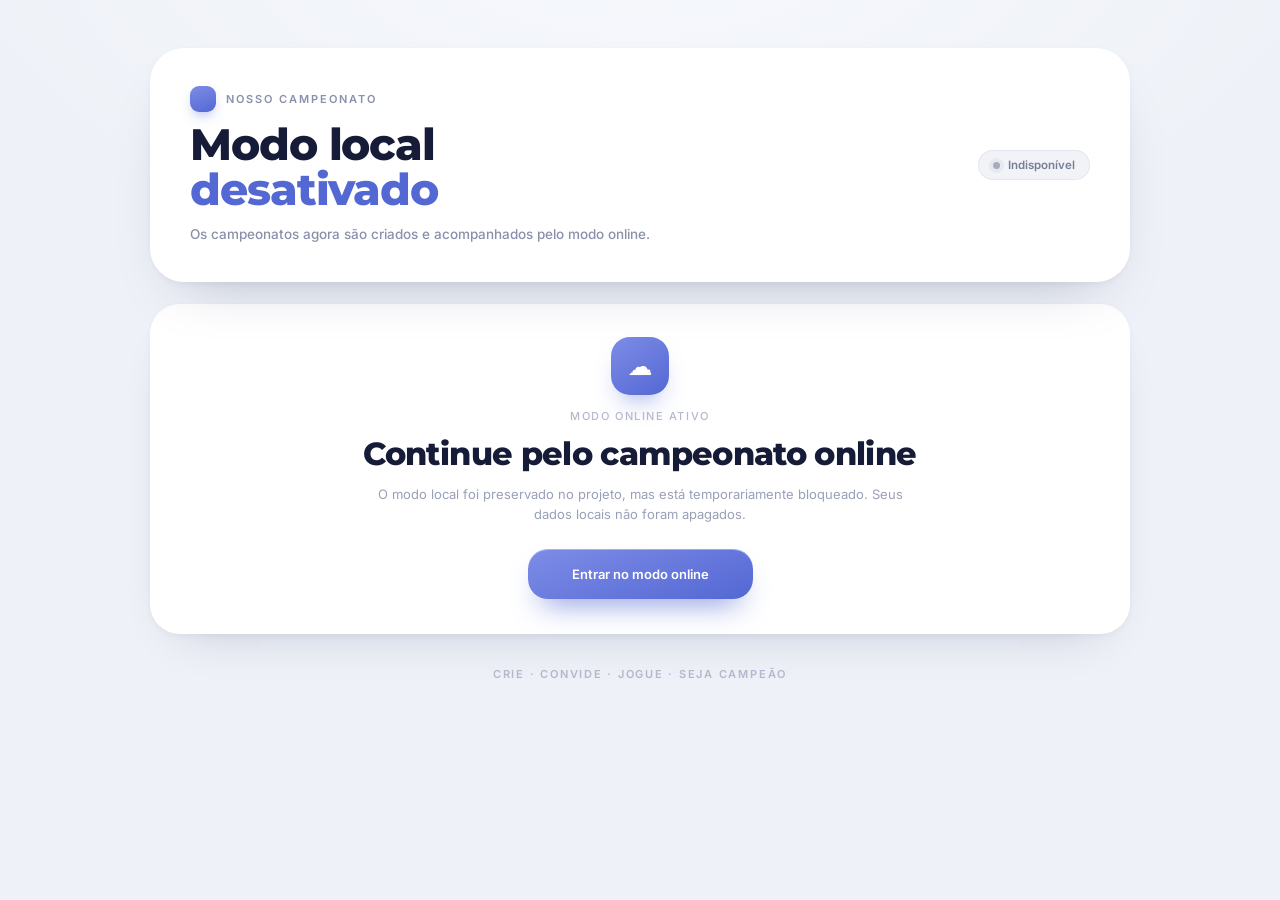
<file: index.html>
<!doctype html>
<html lang="pt-BR">
<head>
  <meta charset="utf-8" />
  <meta name="viewport" content="width=device-width, initial-scale=1, viewport-fit=cover" />
  <meta name="theme-color" content="#eef1f7" />
  <meta name="description" content="Painel dinâmico para organizar um campeonato local de eFootball." />
  <title>Campeonato de eFootball</title>
  <link rel="preconnect" href="https://fonts.googleapis.com" />
  <link rel="preconnect" href="https://fonts.gstatic.com" crossorigin />
  <link href="https://fonts.googleapis.com/css2?family=Inter:wght@400;500;600;700&family=Montserrat:wght@600;700;800&display=swap" rel="stylesheet" />
  <link rel="manifest" href="./manifest.webmanifest" />
  <link rel="icon" href="./assets/icon-192.png" />
  <link rel="apple-touch-icon" href="./assets/icon-192.png" />
  <link rel="stylesheet" href="./styles.css" />
</head>
<body class="local-mode-disabled">
  <div class="app-shell local-disabled-shell">
    <header class="hero soft-card online-hero">
      <div class="hero__identity">
        <div class="hero__eyebrow"><span class="hero__mark" aria-hidden="true"></span><span>Nosso Campeonato</span></div>
        <h1>Modo local<br /><span>desativado</span></h1>
        <p>Os campeonatos agora são criados e acompanhados pelo modo online.</p>
      </div>
      <div class="hero__summary"><span class="status-badge local-disabled-badge">Indisponível</span></div>
    </header>
    <main>
      <section class="soft-card section-card local-disabled-card">
        <div class="local-disabled-icon" aria-hidden="true">☁</div>
        <span class="section-kicker">MODO ONLINE ATIVO</span>
        <h2>Continue pelo campeonato online</h2>
        <p>O modo local foi preservado no projeto, mas está temporariamente bloqueado. Seus dados locais não foram apagados.</p>
        <a class="btn btn--primary" href="./online.html">Entrar no modo online</a>
      </section>
    </main>
    <footer>Crie · Convide · Jogue · Seja campeão</footer>
  </div>

  <div class="app-shell local-app-legacy" hidden aria-hidden="true">
    <header class="hero soft-card" data-esports-hero>
      <div class="hero__identity">
        <div class="hero__eyebrow">
          <span class="hero__mark" aria-hidden="true"></span>
          <span>eFootball · Temporada 2026</span>
        </div>
        <h1>Campeonato<br /><span>de eFootball</span></h1>
        <p>04 set · 20:00 · Aruana Praia Residence</p>
      </div>

      <div class="hero__summary">
        <div class="hero__actions">
          <a class="btn btn--secondary btn--compact" href="./online.html">Modo online</a>
          <button id="installBtn" class="btn btn--secondary btn--compact" type="button" hidden>Instalar app</button>
          <span id="connectionBadge" class="status-badge">Pronto</span>
        </div>
        <div class="hero__stats" aria-label="Resumo do campeonato">
          <div class="hero-stat">
            <strong id="progressValue">0 / 10</strong>
            <span>jogos da liga</span>
          </div>
          <div class="hero-stat">
            <strong id="participantCount">0</strong>
            <span>participantes</span>
          </div>
        </div>
      </div>
    </header>

    <main>
      <section class="soft-card section-card access-section" aria-labelledby="accessTitle">
        <div class="section-heading">
          <div class="section-heading__title">
            <h2 id="accessTitle">Acesse o campeonato</h2>
            <span class="section-kicker">Seu perfil</span>
          </div>
          <span id="registrationStatus" class="section-meta">Inscrições abertas</span>
        </div>
        <div id="accessContent"></div>
      </section>

      <section class="soft-card section-card participants-section" aria-labelledby="participantsTitle">
        <div class="section-heading">
          <div class="section-heading__title">
            <h2 id="participantsTitle">Participantes</h2>
            <span class="section-kicker">Elenco</span>
          </div>
          <span id="participantsMeta" class="section-meta">Aguardando inscrições</span>
        </div>
        <div id="playersGrid" class="players-grid"></div>
      </section>

      <section class="soft-card section-card next-match-panel" aria-labelledby="nextMatchTitle">
        <div class="section-heading">
          <div class="section-heading__title">
            <h2 id="nextMatchTitle">Próximo jogo</h2>
            <span id="phaseLabel" class="phase-chip">FASE DE LIGA</span>
          </div>
          <span class="section-meta"><span class="live-dot" aria-hidden="true"></span> Ao vivo</span>
        </div>
        <div id="nextMatchContent"></div>
      </section>

      <section class="soft-card section-card standings-section" aria-labelledby="standingsTitle">
        <div class="section-heading">
          <div class="section-heading__title">
            <h2 id="standingsTitle">Classificação</h2>
            <span class="section-kicker">Ao vivo</span>
          </div>
          <span class="section-meta">PTS → SG → GP → confronto direto</span>
        </div>
        <div class="table-wrap">
          <table class="standings-table">
            <thead>
              <tr>
                <th>#</th><th>Jogador</th><th>J</th><th>V</th><th>E</th><th>D</th><th>GP</th><th>GC</th><th>SG</th><th>PTS</th>
              </tr>
            </thead>
            <tbody id="standingsBody"></tbody>
          </table>
        </div>
        <p class="standings-note">Os quatro primeiros avançam às semifinais.</p>
      </section>

      <section class="soft-card section-card matches-section" aria-labelledby="matchesTitle">
        <div class="section-heading">
          <div class="section-heading__title">
            <h2 id="matchesTitle">Primeira fase</h2>
            <span class="section-kicker">Agenda</span>
          </div>
          <span id="leagueStatus" class="section-meta">Aguardando participantes</span>
        </div>
        <div class="league-progress" aria-hidden="true"><span id="leagueProgressBar"></span></div>
        <div id="matchesList" class="matches-list"></div>
      </section>

      <section class="soft-card section-card knockout-section" aria-labelledby="knockoutTitle">
        <div class="section-heading">
          <div class="section-heading__title">
            <h2 id="knockoutTitle">Semifinais e final</h2>
            <span class="section-kicker">Decisão</span>
          </div>
          <span class="section-meta">1º × 4º · 2º × 3º</span>
        </div>
        <div id="knockoutContent"></div>
      </section>

      <section class="soft-card section-card admin-section" aria-labelledby="adminTitle">
        <div class="section-heading">
          <div class="section-heading__title">
            <h2 id="adminTitle">Backup e segurança</h2>
            <span class="section-kicker">Controle</span>
          </div>
          <span id="savedAt" class="section-meta">Salvamento automático</span>
        </div>
        <div class="admin-actions">
          <button id="exportBtn" class="btn btn--secondary" type="button">Baixar backup</button>
          <label class="btn btn--secondary file-label" for="importInput">Restaurar backup</label>
          <input id="importInput" type="file" accept="application/json,.json" hidden />
          <button id="resetBtn" class="btn btn--danger" type="button">Reiniciar campeonato</button>
        </div>
        <p class="admin-help">Os resultados ficam salvos neste aparelho. O backup permite recuperar o campeonato em outro navegador ou dispositivo.</p>
      </section>
    </main>

    <footer>Monte seu time · Domine o campo · Seja o campeão</footer>
  </div>

  <div id="toast" class="toast" role="status" aria-live="polite"></div>
  <!-- Modo local preservado, porém desativado. Para reativar, restaure os src abaixo. -->
  <script type="application/x-local-disabled" data-src="./app2.js"></script>
  <script type="application/x-local-disabled" data-src="./visuals.js"></script>
</body>
</html>
</file>
<file: styles.css>
:root {
  --bg: #eef1f7;
  --bg-top: #f7f9fd;
  --card: #ffffff;
  --surface: #f7f8fc;
  --surface-2: #f2f4fa;
  --surface-accent: #f4f6fe;
  --accent: #5468d4;
  --accent-light: #7d8ce6;
  --accent-dark: #3f52bd;
  --text: #1b2039;
  --heading: #161c37;
  --muted: #9aa0b8;
  --muted-2: #b3b8cc;
  --line: #edeff6;
  --success: #34a878;
  --success-text: #2b8a62;
  --danger: #c0596a;
  --danger-bg: #fdf1f3;
  --shadow: 0 22px 50px -34px rgba(28, 38, 84, .30), 0 2px 6px rgba(28, 38, 84, .04);
  --shadow-lg: 0 26px 60px -34px rgba(28, 38, 84, .34), 0 2px 6px rgba(28, 38, 84, .04);
  --radius-xl: 34px;
  --radius-lg: 30px;
  --radius-md: 22px;
  --font-body: "Inter", system-ui, -apple-system, BlinkMacSystemFont, "Segoe UI", sans-serif;
  --font-display: "Montserrat", "Inter", sans-serif;
}

* { box-sizing: border-box; }
html { background: var(--bg); scroll-behavior: smooth; }
body {
  margin: 0;
  min-height: 100%;
  color: var(--text);
  font-family: var(--font-body);
  -webkit-font-smoothing: antialiased;
  -moz-osx-font-smoothing: grayscale;
  text-rendering: optimizeLegibility;
  overflow-x: hidden;
  background: radial-gradient(1200px 600px at 50% -10%, var(--bg-top) 0%, var(--bg) 60%);
}
button, input, select { font: inherit; }
button, label, a { -webkit-tap-highlight-color: transparent; }
a.btn { display: inline-flex; align-items: center; justify-content: center; text-decoration: none; }
img { display: block; max-width: 100%; }
[hidden] { display: none !important; }

@keyframes softpop { from { transform: scale(.96); opacity: 0; } to { transform: scale(1); opacity: 1; } }
@keyframes fadeup { from { transform: translateY(7px); opacity: 0; } to { transform: translateY(0); opacity: 1; } }

.app-shell {
  width: min(980px, calc(100% - 48px));
  margin: 0 auto;
  padding: 48px 0 72px;
}
.soft-card {
  width: 100%;
  background: var(--card);
  border-radius: var(--radius-lg);
  box-shadow: var(--shadow);
}

/* Header */
.hero {
  min-height: 218px;
  padding: 38px 40px;
  display: flex;
  align-items: center;
  justify-content: space-between;
  gap: 32px;
  border-radius: var(--radius-xl);
  box-shadow: var(--shadow-lg);
  animation: fadeup .45s ease both;
}
.hero__identity { display: flex; flex-direction: column; gap: 10px; min-width: 0; }
.hero__eyebrow { display: flex; align-items: center; gap: 10px; color: #8a90ab; font-size: 11px; font-weight: 600; line-height: 1; letter-spacing: .18em; text-transform: uppercase; }
.hero__mark { width: 26px; height: 26px; flex: none; border-radius: 9px; background: linear-gradient(160deg, var(--accent-light), var(--accent)); box-shadow: 0 6px 14px -6px rgba(84,104,212,.8); }
.hero h1 { margin: 0; color: var(--heading); font: 800 clamp(2.35rem, 6vw, 2.75rem)/1.02 var(--font-display); letter-spacing: -.025em; }
.hero h1 span { color: var(--accent); }
.hero__identity > p { margin: 2px 0 0; color: #8a90ab; font-size: 13.5px; font-weight: 500; line-height: 1.5; }
.hero__summary { display: flex; flex-direction: column; align-items: flex-end; gap: 17px; flex: none; }
.hero__actions { display: flex; align-items: center; gap: 9px; }
.status-badge { display: inline-flex; align-items: center; gap: 8px; padding: 8px 15px; border-radius: 999px; color: var(--success-text); background: #eefaf3; box-shadow: inset 0 0 0 1px rgba(52,168,120,.16); font-size: 11.5px; font-weight: 600; }
.status-badge::before { content: ""; width: 7px; height: 7px; border-radius: 50%; background: var(--success); box-shadow: 0 0 0 4px rgba(52,168,120,.16); }
.hero__stats { display: flex; gap: 28px; text-align: right; }
.hero-stat strong { display: block; color: var(--heading); font: 700 26px/1 var(--font-display); font-variant-numeric: tabular-nums; }
.hero-stat span { display: block; margin-top: 5px; color: var(--muted); font-size: 11px; font-weight: 500; line-height: 1.4; }

main { display: flex; flex-direction: column; gap: 22px; margin-top: 22px; }
.section-card { padding: 26px 32px 28px; }
.section-heading { display: flex; align-items: baseline; justify-content: space-between; gap: 18px; margin-bottom: 20px; }
.section-heading__title { display: flex; align-items: baseline; gap: 12px; min-width: 0; }
.section-heading h2 { margin: 0; color: var(--heading); font: 700 17px/1 var(--font-display); letter-spacing: -.01em; }
.section-kicker { color: var(--muted-2); font-size: 11px; font-weight: 500; line-height: 1; letter-spacing: .14em; text-transform: uppercase; }
.section-meta { color: var(--muted); font-size: 12px; font-weight: 500; line-height: 1; white-space: nowrap; }
.live-dot { display: inline-block; width: 6px; height: 6px; margin-right: 5px; border-radius: 50%; background: var(--success); box-shadow: 0 0 0 4px rgba(52,168,120,.12); vertical-align: 1px; }
.phase-chip { display: inline-flex; align-items: center; min-height: 24px; padding: 5px 10px; border-radius: 999px; color: var(--accent); background: #eef0fd; font-size: 10.5px; font-weight: 600; line-height: 1; letter-spacing: .12em; text-transform: uppercase; }

/* Participantes */
.access-grid { display: grid; grid-template-columns: repeat(2, minmax(0, 1fr)); gap: 14px; }
.access-box { display: flex; flex-direction: column; gap: 15px; padding: 22px; border-radius: var(--radius-md); background: var(--surface); }
.access-box--muted { background: var(--surface-accent); }
.access-box h3 { margin: 7px 0 5px; color: var(--heading); font: 700 17px/1.2 var(--font-display); }
.access-box p { margin: 0; color: var(--muted); font-size: 12px; line-height: 1.5; }
.field { display: flex; flex-direction: column; gap: 7px; }
.field > span { color: #747b99; font-size: 11px; font-weight: 600; }
.field-hint { color: var(--muted); font-size: 10.5px; font-weight: 500; line-height: 1.35; }
.field input, .field select { width: 100%; min-height: 45px; padding: 10px 13px; border: 1px solid #e5e8f1; border-radius: 13px; outline: 0; color: var(--text); background: #fff; transition: border-color .18s, box-shadow .18s; }
.field select optgroup { color: #68708f; font-weight: 700; }
.field select option { color: var(--text); font-weight: 500; }
.field input:focus, .field select:focus { border-color: var(--accent-light); box-shadow: 0 0 0 3px rgba(84,104,212,.11); }
.field input:disabled, .field select:disabled, .btn:disabled { cursor: not-allowed; opacity: .5; }
.field--compact { min-width: 170px; }
.profile-panel { display: flex; align-items: center; justify-content: space-between; gap: 22px; padding: 20px 22px; border-radius: var(--radius-md); background: var(--surface); }
.profile-panel__identity { display: flex; align-items: center; gap: 15px; min-width: 180px; }
.profile-panel__identity div { display: flex; flex-direction: column; gap: 3px; }
.profile-panel__identity span, .profile-panel__identity small { color: var(--muted); font-size: 11px; }
.profile-panel__identity strong { color: var(--heading); font: 700 18px/1.2 var(--font-display); }
.profile-crest { width: 58px; height: 58px; object-fit: contain; filter: drop-shadow(0 8px 9px rgba(28,38,84,.12)); }
.profile-panel__actions { display: flex; align-items: flex-end; justify-content: flex-end; gap: 8px; flex-wrap: wrap; }
.access-note { margin: 12px 3px 0; color: var(--muted); font-size: 11.5px; }
.btn--ghost { color: #747b99; background: transparent; box-shadow: inset 0 0 0 1px #e5e8f1; }
.players-grid { display: grid; grid-template-columns: repeat(5, minmax(0, 1fr)); gap: 14px; }
.player-card { position: relative; display: flex; flex-direction: column; align-items: center; gap: 11px; min-width: 0; padding: 20px 10px 18px; border-radius: var(--radius-md); background: var(--surface); transition: transform .18s cubic-bezier(.2,.8,.3,1), box-shadow .18s; }
.player-card--current { box-shadow: inset 0 0 0 2px rgba(84,104,212,.3); }
.you-badge { position: absolute; top: 10px; right: 10px; margin: 0 !important; padding: 4px 6px; border-radius: 999px; color: var(--accent) !important; background: #e9ecff; font-size: 8px !important; font-weight: 700 !important; letter-spacing: .08em; }
.empty-state--full { grid-column: 1 / -1; }
.player-card__crest-wrap { width: 54px; height: 54px; display: grid; place-items: center; }
.player-card__crest { width: 52px; height: 52px; object-fit: contain; filter: drop-shadow(0 8px 9px rgba(28,38,84,.12)); }
.club-crest {
  display: inline-grid !important;
  place-items: center;
  flex: none;
  margin: 0 !important;
  overflow: hidden;
  border: 2px solid rgba(255,255,255,.78);
  border-radius: 32% 32% 44% 44%;
  color: #fff !important;
  background: linear-gradient(145deg, var(--club-primary) 0 54%, var(--club-secondary) 55% 100%);
  box-shadow: 0 7px 12px -7px rgba(28,38,84,.5), inset 0 0 0 1px rgba(0,0,0,.12);
  font: 800 clamp(7px, .72em, 11px)/1 var(--font-display) !important;
  letter-spacing: -.03em;
  text-shadow: 0 1px 2px rgba(0,0,0,.5);
  white-space: nowrap;
}
.team-display__crest.club-crest { font-size: 16px !important; }
.champion-crest.club-crest { font-size: 13px !important; }
.player-card strong { color: var(--text); font-size: 14px; font-weight: 600; line-height: 1.2; }
.player-card > span { margin-top: -8px; color: var(--muted); font-size: 11.5px; font-weight: 500; line-height: 1.4; }
@media (hover:hover) and (pointer:fine) { .player-card:hover { transform: translateY(-3px); box-shadow: 0 16px 30px -20px rgba(28,38,84,.45); } }

/* Próximo jogo */
.next-match-panel { padding-bottom: 34px; }
.next-match-panel .section-heading { margin-bottom: 8px; }
.match-console { padding: 18px 0 0; }
.match-console__teams { display: grid; grid-template-columns: 1fr auto 1fr; align-items: center; gap: 18px; padding: 18px 0 8px; }
.team-display { display: flex; flex-direction: column; align-items: center; gap: 12px; text-align: center; min-width: 0; }
.team-display__crest { width: 88px; height: 88px; object-fit: contain; animation: softpop .35s ease both; filter: drop-shadow(0 16px 13px rgba(28,38,84,.16)); }
.team-display strong { color: var(--heading); font: 700 clamp(1.35rem, 3.4vw, 1.55rem)/1.1 var(--font-display); letter-spacing: -.02em; }
.team-display span { margin-top: -8px; color: var(--muted); font-size: 12px; font-weight: 500; line-height: 1.4; }
.versus { width: 54px; height: 54px; display: grid; place-items: center; border-radius: 50%; color: var(--muted); background: var(--surface-2); box-shadow: inset 0 2px 6px rgba(28,38,84,.07); font: 700 13px/1 var(--font-display); letter-spacing: .06em; }
.score-editor { display: flex; align-items: center; justify-content: center; gap: 18px; margin: 10px auto 0; }
.score-box { display: grid; grid-template-columns: 38px 56px 38px; align-items: center; gap: 5px; padding: 6px; border-radius: 999px; background: var(--surface-2); }
.score-box button { width: 38px; height: 38px; border: 0; border-radius: 50%; color: #7b81a0; background: #fff; box-shadow: 0 4px 10px -6px rgba(28,38,84,.5); font-size: 19px; font-weight: 600; cursor: pointer; transition: transform .14s cubic-bezier(.2,.8,.3,1), color .14s; }
.score-box button:active { transform: scale(.9); }
.score-box input { width: 56px; border: 0; outline: 0; background: transparent; color: var(--heading); text-align: center; font: 700 28px/1 var(--font-display); font-variant-numeric: tabular-nums; }
.score-separator { color: #c3c7d8; font: 600 13px/1 var(--font-display); }
.match-console__actions { display: flex; justify-content: center; gap: 10px; flex-wrap: wrap; margin-top: 24px; }
.penalty-choice { max-width: 640px; margin: 22px auto 0; padding: 16px 18px; border-radius: 18px; background: var(--surface); text-align: center; }
.penalty-choice p { margin: 0 0 12px; color: #6f7695; font-size: 12px; font-weight: 500; }
.penalty-choice__buttons { display: flex; gap: 8px; justify-content: center; flex-wrap: wrap; }

/* Botões */
.btn, .icon-btn { border: 0; cursor: pointer; font-family: var(--font-body); font-weight: 600; transition: transform .18s cubic-bezier(.2,.8,.3,1), box-shadow .18s, filter .18s, background-color .18s; }
.btn { min-height: 46px; padding: 14px 22px; border-radius: 16px; font-size: 13px; }
.btn--compact { min-height: 34px; padding: 8px 13px; border-radius: 999px; font-size: 11px; }
.btn--primary { padding: 17px 44px; border-radius: 20px; color: #fff; background: linear-gradient(160deg, var(--accent-light), var(--accent)); box-shadow: 0 16px 30px -14px rgba(84,104,212,.85), inset 0 1px 0 rgba(255,255,255,.35); }
.btn--secondary { color: #4a5070; background: #f4f6fb; box-shadow: 0 6px 14px -10px rgba(28,38,84,.6); }
.btn--disabled { cursor: not-allowed; opacity: .58; box-shadow: inset 0 0 0 1px #e5e8f1; }
.btn--danger { color: var(--danger); background: var(--danger-bg); box-shadow: 0 6px 14px -10px rgba(192,89,106,.5); }
.icon-btn { min-height: 38px; padding: 10px 16px; border-radius: 14px; color: var(--accent); background: #eef0fd; font-size: 12px; }
@media (hover:hover) and (pointer:fine) {
  .btn:hover, .icon-btn:hover { transform: translateY(-2px); }
  .btn--primary:hover { box-shadow: 0 22px 38px -14px rgba(84,104,212,.9), inset 0 1px 0 rgba(255,255,255,.35); filter: saturate(1.08); }
  .score-box button:hover { color: var(--accent); transform: translateY(-1px); }
}

/* Classificação */
.table-wrap { overflow-x: auto; }
.standings-table { width: 100%; min-width: 720px; border-collapse: collapse; table-layout: fixed; }
.standings-table th { padding: 0 10px 12px; border-bottom: 1px solid var(--line); color: var(--muted-2); background: transparent; text-align: center; font-size: 10.5px; font-weight: 600; line-height: 1; letter-spacing: .1em; text-transform: uppercase; }
.standings-table th:nth-child(1) { width: 42px; text-align: left; }
.standings-table th:nth-child(2) { width: 35%; text-align: left; }
.standings-table th:last-child { color: var(--accent); }
.standings-table td { padding: 14px 10px; border-bottom: 1px solid #f3f5fa; color: #7b81a0; background: transparent; text-align: center; font-size: 13px; font-weight: 500; font-variant-numeric: tabular-nums; }
.standings-table tbody tr { transition: background .18s; }
.standings-table tbody tr.leader td { background: var(--surface-accent); }
.standings-table tbody tr.leader td:first-child { border-radius: 16px 0 0 16px; }
.standings-table tbody tr.leader td:last-child { border-radius: 0 16px 16px 0; }
.rank-cell { color: var(--accent) !important; font: 700 12.5px/1 var(--font-display) !important; text-align: left !important; }
.player-cell { display: flex; align-items: center; gap: 12px; min-width: 0; text-align: left; }
.mini-crest { width: 28px; height: 28px; flex: none; object-fit: contain; filter: drop-shadow(0 4px 5px rgba(28,38,84,.12)); }
.player-cell span { color: var(--text); font-size: 13.5px; font-weight: 600; }
.points-cell { color: var(--accent) !important; font: 700 14px/1 var(--font-display) !important; }
.standings-note { margin: 16px 4px 0; color: #a7adc2; font-size: 11.5px; font-weight: 500; line-height: 1.5; }
.table-empty { padding: 28px !important; color: var(--muted) !important; text-align: center !important; }

/* Agenda */
.league-progress { height: 5px; margin: -3px 0 8px; overflow: hidden; border-radius: 999px; background: #f0f2f8; }
.league-progress span { display: block; width: 0; height: 100%; border-radius: inherit; background: linear-gradient(90deg, #8f9cec, var(--accent)); transition: width .5s cubic-bezier(.2,.8,.3,1); }
.matches-list { display: flex; flex-direction: column; }
.match-row { display: grid; grid-template-columns: 42px minmax(0,1fr) auto; align-items: center; gap: 14px; padding: 14px 12px; border-bottom: 1px solid #f3f5fa; border-radius: 16px; transition: background .18s; }
.match-number { min-width: 42px; color: var(--muted-2); font: 700 10.5px/1.2 var(--font-display); }
.match-row__teams { display: flex; align-items: center; gap: 9px; min-width: 0; }
.match-team-name { display: flex; align-items: center; gap: 8px; min-width: 0; color: var(--text); font-size: 13.5px; font-weight: 600; }
.match-team-name span { white-space: nowrap; overflow: hidden; text-overflow: ellipsis; }
.match-mini-crest { width: 25px; height: 25px; flex: none; object-fit: contain; }
.x { color: #c3c7d8; font-size: 11px; font-weight: 500; }
.match-status { margin-top: 4px; color: var(--muted-2); font-size: 11.5px; font-weight: 500; }
.match-status.done { color: var(--success-text); }
.match-score { display: flex; align-items: center; gap: 12px; }
.match-score strong { min-width: 62px; color: var(--heading); text-align: center; font: 700 15px/1 var(--font-display); font-variant-numeric: tabular-nums; }
@media (hover:hover) and (pointer:fine) { .match-row:hover { background: var(--surface); } }

/* Mata-mata */
.knockout-bracket { display: grid; grid-template-columns: repeat(2, minmax(0,1fr)); gap: 14px; }
.ko-card { overflow: hidden; border-radius: var(--radius-md); background: var(--surface); }
.ko-card--final { grid-column: 1 / -1; background: linear-gradient(150deg, #fff 0%, #f4f2ff 100%); box-shadow: 0 18px 38px -30px rgba(84,104,212,.45); }
.ko-card__label { padding: 16px 18px 10px; color: var(--muted-2); font: 700 11px/1 var(--font-display); letter-spacing: .08em; text-transform: uppercase; }
.ko-card__teams { padding: 0 10px; }
.ko-team { display: flex; align-items: center; justify-content: space-between; gap: 12px; padding: 12px 8px; border-bottom: 1px solid #eceef5; }
.ko-team:last-child { border-bottom: 0; }
.ko-team.winner { background: #f0f2fd; border-radius: 14px; }
.ko-team__identity { display: flex; align-items: center; gap: 9px; min-width: 0; color: var(--text); font-size: 13.5px; font-weight: 600; }
.ko-team__crest { width: 29px; height: 29px; flex: none; object-fit: contain; }
.ko-team strong { color: var(--heading); font: 700 15px/1 var(--font-display); }
.ko-card__actions { padding: 10px 14px 14px; text-align: right; }
.empty-state { padding: 34px; border-radius: var(--radius-md); color: var(--muted); background: var(--surface); text-align: center; font-size: 13px; font-weight: 500; line-height: 1.6; }
.champion-card { display: flex; align-items: center; gap: 22px; margin-top: 14px; padding: 28px 32px; border-radius: var(--radius-md); background: linear-gradient(150deg, #fff 0%, #f4f2ff 100%); box-shadow: 0 22px 50px -30px rgba(84,104,212,.5); text-align: left; }
.crown { display: none; }
.champion-crest { width: 66px; height: 66px; flex: none; object-fit: contain; filter: drop-shadow(0 12px 11px rgba(28,38,84,.14)); }
.champion-card .section-kicker { color: #9d8b4e; }
.champion-card h3 { margin: 7px 0 0; color: var(--heading); font: 800 30px/1.1 var(--font-display); letter-spacing: -.02em; }
.champion-card p { margin: 3px 0 0; color: var(--muted); font-size: 12px; font-weight: 500; }

/* Administração */
.admin-actions { display: flex; gap: 12px; flex-wrap: wrap; }
.admin-help { margin: 16px 2px 0; color: #a7adc2; font-size: 11.5px; font-weight: 500; line-height: 1.6; }
.file-label { display: inline-flex; align-items: center; justify-content: center; }
footer { margin: 35px 0 0; color: var(--muted-2); text-align: center; font-size: 11px; font-weight: 600; line-height: 1; letter-spacing: .16em; text-transform: uppercase; }
.toast { position: fixed; left: 50%; bottom: 24px; z-index: 30; width: max-content; max-width: calc(100% - 30px); padding: 12px 17px; border-radius: 15px; color: #fff; background: #303751; box-shadow: 0 15px 35px -15px rgba(28,38,84,.55); font-size: 12px; font-weight: 600; opacity: 0; pointer-events: none; transform: translate(-50%, 10px); transition: opacity .2s, transform .2s; }
.toast.show { opacity: 1; transform: translate(-50%, 0); }
.toast--error { background: #8f3547; }

/* Modo online */
.app-shell--online { width: min(1040px, calc(100% - 48px)); }
.online-hero { min-height: 190px; }
.status-badge--error { color: var(--danger); background: var(--danger-bg); box-shadow: inset 0 0 0 1px rgba(192,89,106,.16); }
.status-badge--error::before { background: var(--danger); box-shadow: 0 0 0 4px rgba(192,89,106,.12); }
.local-disabled-badge { color: #767d98; background: #f2f3f7; box-shadow: inset 0 0 0 1px #e3e6ef; }
.local-disabled-badge::before { background: #a6acbd; box-shadow: 0 0 0 4px rgba(166,172,189,.15); }
.local-disabled-card { display: flex; min-height: 330px; align-items: center; justify-content: center; flex-direction: column; gap: 12px; text-align: center; }
.local-disabled-card h2 { margin: 2px 0 0; color: var(--heading); font: 800 clamp(1.45rem, 4vw, 2rem)/1.12 var(--font-display); letter-spacing: -.02em; }
.local-disabled-card p { max-width: 530px; margin: 0 0 12px; color: var(--muted); font-size: 13px; line-height: 1.6; }
.local-disabled-card .btn { min-width: 220px; }
.local-disabled-icon { width: 58px; height: 58px; display: grid; place-items: center; margin-bottom: 4px; border-radius: 19px; color: #fff; background: linear-gradient(145deg, var(--accent-light), var(--accent)); box-shadow: 0 15px 28px -15px rgba(84,104,212,.85); font-size: 25px; }
.setup-steps { display: grid; gap: 12px; }
.setup-step { display: flex; align-items: flex-start; gap: 15px; padding: 18px; border-radius: 18px; background: var(--surface); }
.setup-step > strong { width: 34px; height: 34px; flex: none; display: grid; place-items: center; border-radius: 12px; color: #fff; background: var(--accent); font: 700 13px/1 var(--font-display); }
.setup-step h3 { margin: 1px 0 5px; color: var(--heading); font: 700 14px/1.2 var(--font-display); }
.setup-step p { margin: 0; color: var(--muted); font-size: 12px; line-height: 1.55; }
.setup-step code { padding: 2px 5px; border-radius: 5px; color: var(--accent-dark); background: #eaedff; }
.room-heading { display: flex; align-items: center; justify-content: space-between; gap: 20px; }
.room-heading h2 { margin: 7px 0 5px; color: var(--heading); font: 800 clamp(1.55rem, 4vw, 2.15rem)/1.08 var(--font-display); }
.room-heading p { margin: 0; color: var(--muted); font-size: 12px; }
.invite-code { flex: none; padding: 11px 14px; border-radius: 13px; color: var(--accent); background: #edf0ff; font: 700 15px/1 var(--font-display); letter-spacing: .13em; }
.join-form { display: grid; grid-template-columns: minmax(0,1fr) minmax(0,1fr) auto; align-items: start; gap: 12px; margin-top: 24px; }
.join-form > .btn { align-self: start; min-height: 45px; margin-top: 25px; }
.code-input { text-transform: uppercase; letter-spacing: .14em; font-weight: 700; }
.invite-bar { display: flex; align-items: center; justify-content: space-between; gap: 16px; margin-top: 22px; padding: 15px 17px; border-radius: 17px; background: var(--surface); }
.invite-bar > div { min-width: 0; }
.invite-bar span { display: block; margin-bottom: 4px; color: var(--muted); font-size: 10.5px; font-weight: 600; text-transform: uppercase; letter-spacing: .08em; }
.invite-bar strong { display: block; overflow: hidden; color: #626987; font-size: 11.5px; font-weight: 500; text-overflow: ellipsis; white-space: nowrap; }
.draw-button { display: block; margin: 18px auto 0; }
.online-match { grid-template-columns: 64px minmax(0,1fr) auto; }
.inline-score { display: flex; align-items: center; gap: 6px; }
.inline-score input { width: 48px; height: 40px; border: 1px solid #e3e6f0; border-radius: 11px; outline: 0; color: var(--heading); background: #fff; text-align: center; font: 700 15px/1 var(--font-display); }
.inline-score input:focus { border-color: var(--accent-light); box-shadow: 0 0 0 3px rgba(84,104,212,.1); }
.inline-score > span { color: var(--muted-2); font-size: 11px; }

@media (max-width: 780px) {
  .app-shell { width: min(100% - 28px, 680px); padding: 22px 0 50px; }
  .hero { padding: 28px 26px; gap: 22px; }
  .hero h1 { font-size: clamp(2rem, 8vw, 2.55rem); }
  .hero__eyebrow { letter-spacing: .12em; }
  .section-card { padding: 23px 22px 25px; }
  .access-grid { grid-template-columns: 1fr; }
  .profile-panel { align-items: flex-start; flex-direction: column; }
  .profile-panel__actions { width: 100%; justify-content: flex-start; }
  .join-form { grid-template-columns: 1fr; }
  .join-form > .btn { margin-top: 0; }
  .online-match { grid-template-columns: 52px minmax(0,1fr); }
  .online-match .inline-score, .online-match .match-score { grid-column: 2; justify-content: flex-start; }
  .players-grid { grid-template-columns: repeat(5, 116px); overflow-x: auto; padding-bottom: 5px; }
  .match-console__teams { gap: 10px; }
  .team-display__crest { width: 78px; height: 78px; }
  .knockout-bracket { grid-template-columns: 1fr; }
  .ko-card--final { grid-column: auto; }
}

@media (max-width: 560px) {
  .app-shell { width: min(100% - 18px, 520px); padding-top: 12px; }
  main { gap: 14px; margin-top: 14px; }
  .hero { min-height: 0; padding: 25px 21px; flex-direction: column; align-items: flex-start; border-radius: 26px; }
  .hero__summary { width: 100%; align-items: flex-start; flex-direction: row; justify-content: space-between; }
  .hero__stats { text-align: left; gap: 20px; }
  .hero-stat strong { font-size: 22px; }
  .section-card { padding: 20px 16px 22px; border-radius: 24px; }
  .section-heading { align-items: flex-start; margin-bottom: 16px; }
  .section-heading__title { gap: 8px; flex-wrap: wrap; }
  .section-meta { display: none; }
  .players-grid { grid-template-columns: repeat(5, 104px); gap: 10px; }
  .profile-panel__actions { display: grid; grid-template-columns: 1fr; }
  .profile-panel__actions .btn, .field--compact { width: 100%; }
  .app-shell--online { width: min(100% - 18px, 520px); }
  .room-heading { align-items: flex-start; flex-direction: column; }
  .invite-bar { align-items: stretch; flex-direction: column; }
  .invite-bar .btn { width: 100%; }
  .inline-score { flex-wrap: wrap; }
  .player-card { padding: 16px 8px; border-radius: 18px; }
  .match-console__teams { grid-template-columns: 1fr 42px 1fr; }
  .versus { width: 42px; height: 42px; font-size: 11px; }
  .team-display__crest { width: 70px; height: 70px; }
  .team-display strong { font-size: 1.15rem; }
  .score-editor { gap: 8px; }
  .score-box { grid-template-columns: 34px 48px 34px; padding: 5px; }
  .score-box button { width: 34px; height: 34px; }
  .score-box input { width: 48px; font-size: 24px; }
  .match-console__actions .btn { width: 100%; }
  .standings-table { min-width: 680px; }
  .match-row { grid-template-columns: 32px minmax(0,1fr); gap: 8px; padding: 12px 5px; }
  .match-score { grid-column: 2; justify-content: space-between; }
  .match-team-name { font-size: 12.5px; }
  .match-mini-crest { width: 22px; height: 22px; }
  .admin-actions { display: grid; grid-template-columns: 1fr; }
  .admin-actions .btn { width: 100%; }
  .champion-card { padding: 22px; }
  footer { line-height: 1.5; padding: 0 18px; }
}

@media (prefers-reduced-motion: reduce) {
  *, *::before, *::after { scroll-behavior: auto !important; animation-duration: .001ms !important; transition-duration: .001ms !important; }
}
</file>
